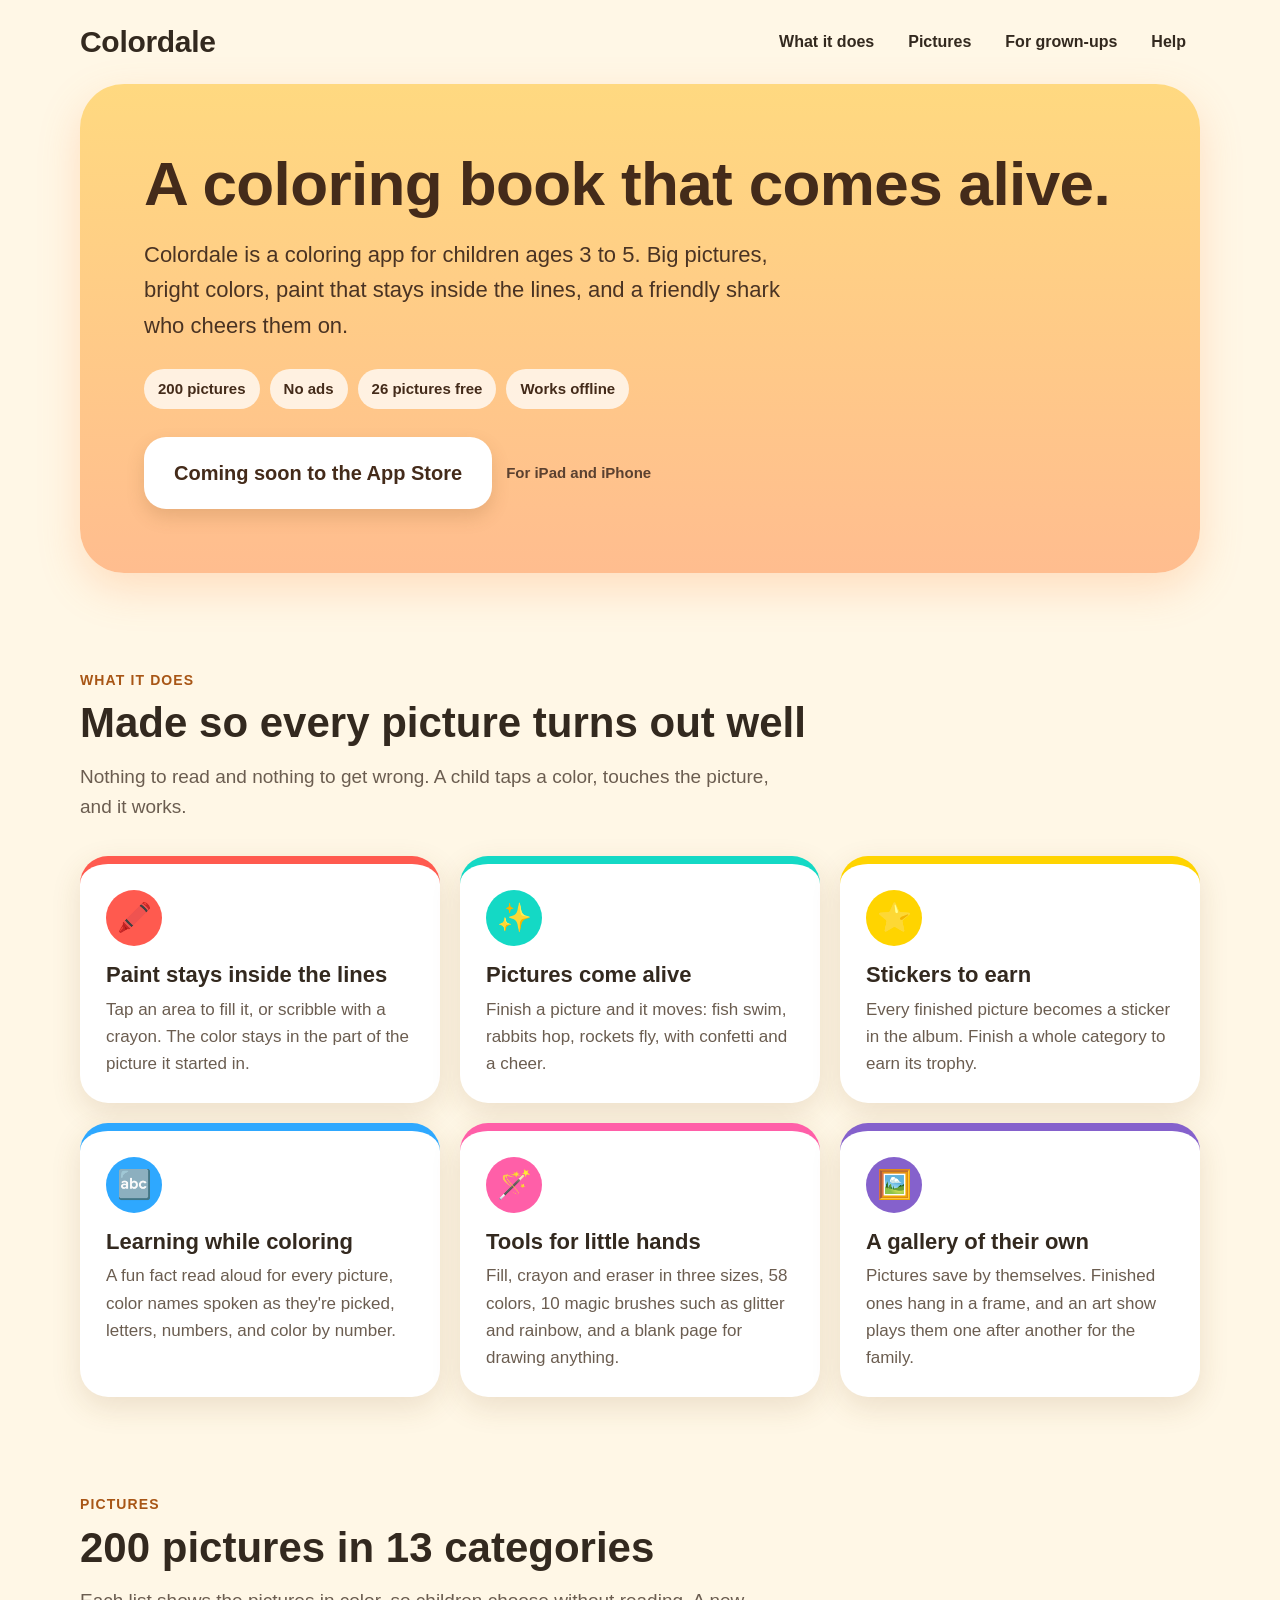
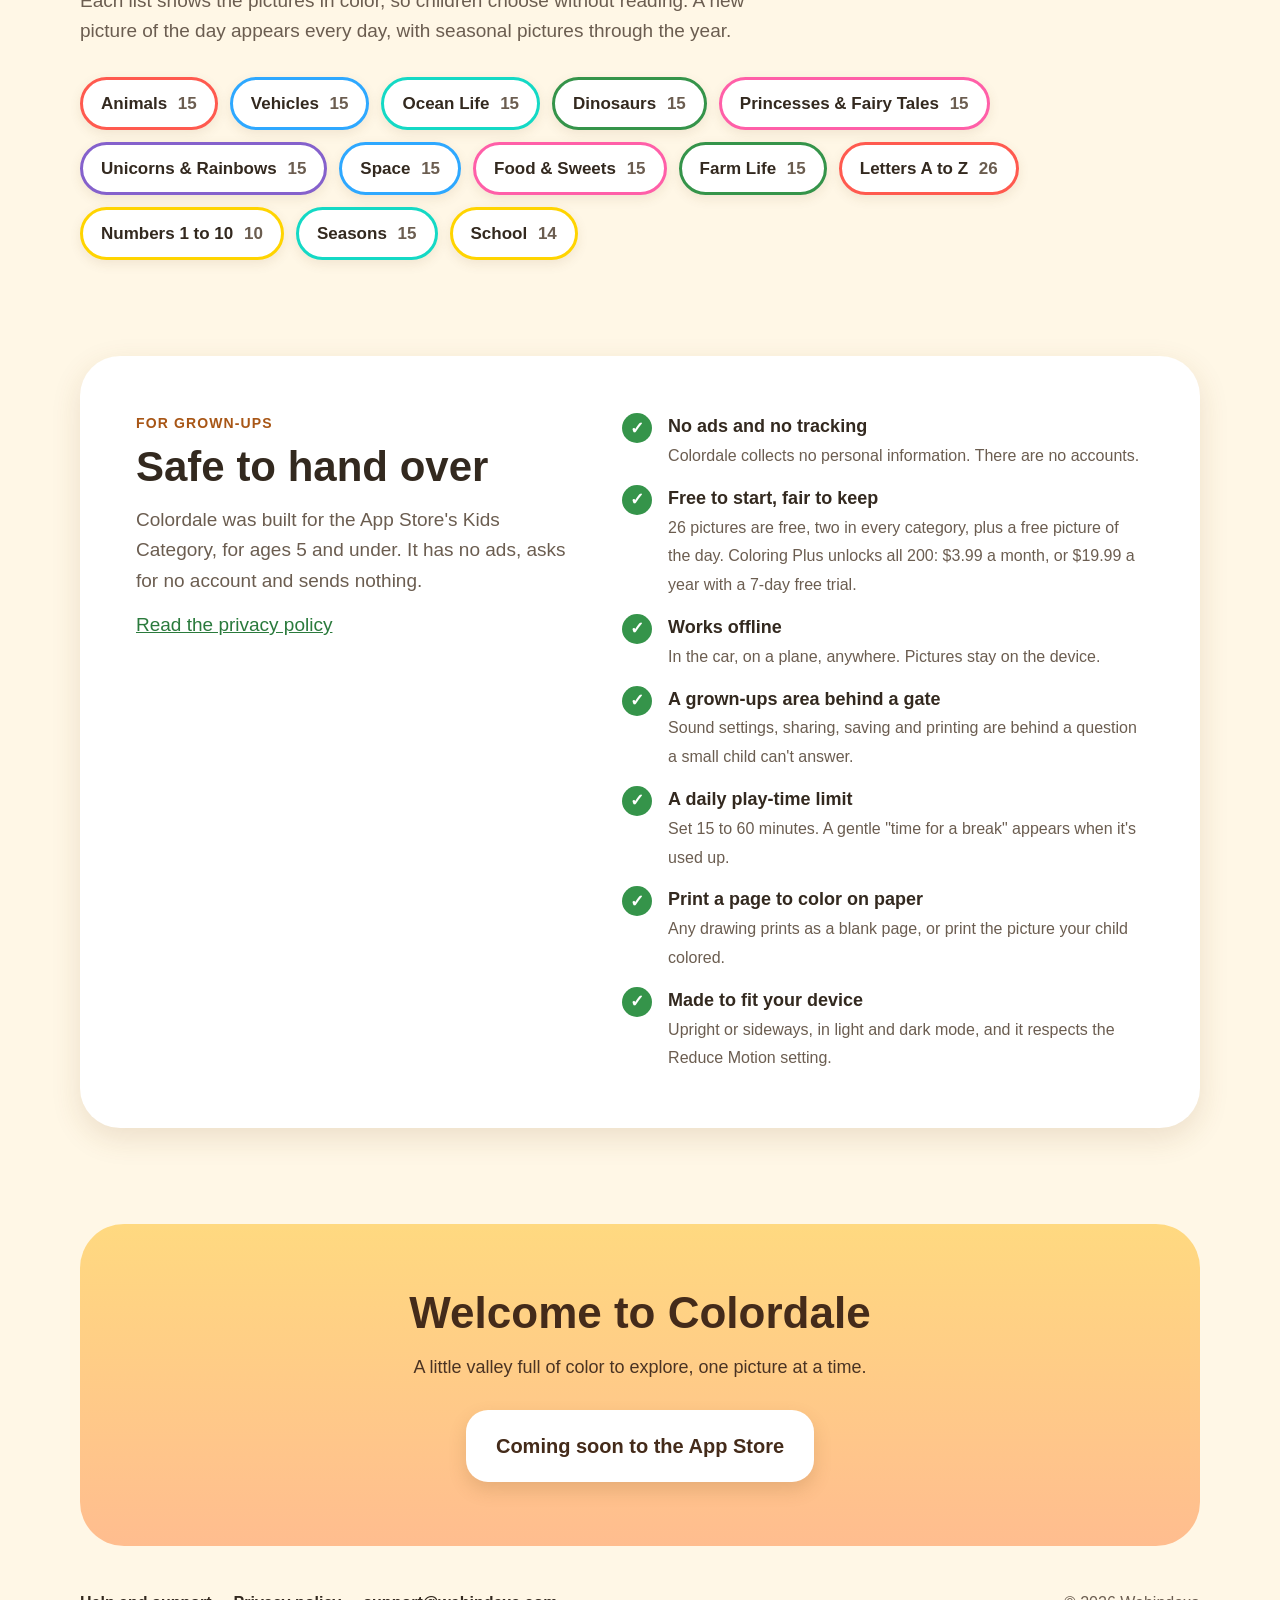
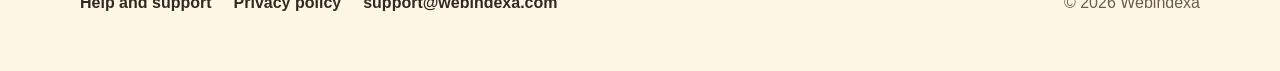
<file: index.html>
<!doctype html>
<html lang="en">
<head>
<meta charset="utf-8">
<meta name="viewport" content="width=device-width, initial-scale=1">
<title>Colordale: a coloring app for ages 3 to 5</title>
<meta name="description" content="Colordale is a coloring app for small children. 200 pictures, 26 of them free, paint that stays inside the lines, pictures that come alive, and no ads or tracking. For iPad and iPhone.">
<meta property="og:title" content="Colordale: a coloring app for ages 3 to 5">
<meta property="og:description" content="200 pictures, paint that stays inside the lines, and no ads. For iPad and iPhone.">
<meta property="og:url" content="https://colordale.com/">
<meta property="og:type" content="website">
<link rel="canonical" href="https://colordale.com/">
<link rel="stylesheet" href="style.css">
</head>
<body>
<a class="skip" href="#main">Skip to the page</a>

<header class="wrap top">
  <a class="brand text" href="./">Colordale</a>
  <nav aria-label="Main">
    <a href="#features">What it does</a>
    <a href="#pictures">Pictures</a>
    <a href="#grown-ups">For grown-ups</a>
    <a href="support.html">Help</a>
  </nav>
</header>

<main id="main">
  <div class="wrap">
    <div class="hero">
      <div>
        <h1>A coloring book that comes alive.</h1>
        <p class="lead">Colordale is a coloring app for children ages 3 to 5. Big pictures, bright colors, paint that stays inside the lines, and a friendly shark who cheers them on.</p>
        <div class="badges">
          <span class="pill">200 pictures</span>
          <span class="pill">No ads</span>
          <span class="pill">26 pictures free</span>
          <span class="pill">Works offline</span>
        </div>
        <div class="cta">
          <span class="button soon">Coming soon to the App Store</span>
          <small>For iPad and iPhone</small>
        </div>
      </div>
    </div>
  </div>

  <section id="features">
    <div class="wrap">
      <p class="kicker">What it does</p>
      <h2>Made so every picture turns out well</h2>
      <p class="intro">Nothing to read and nothing to get wrong. A child taps a color, touches the picture, and it works.</p>
      <div class="cards">
        <div class="card" style="--tint: var(--coral)">
          <div class="dot" aria-hidden="true">🖍️</div>
          <h3>Paint stays inside the lines</h3>
          <p>Tap an area to fill it, or scribble with a crayon. The color stays in the part of the picture it started in.</p>
        </div>
        <div class="card" style="--tint: var(--turquoise)">
          <div class="dot" aria-hidden="true">✨</div>
          <h3>Pictures come alive</h3>
          <p>Finish a picture and it moves: fish swim, rabbits hop, rockets fly, with confetti and a cheer.</p>
        </div>
        <div class="card" style="--tint: var(--yellow)">
          <div class="dot" aria-hidden="true">⭐</div>
          <h3>Stickers to earn</h3>
          <p>Every finished picture becomes a sticker in the album. Finish a whole category to earn its trophy.</p>
        </div>
        <div class="card" style="--tint: var(--blue)">
          <div class="dot" aria-hidden="true">🔤</div>
          <h3>Learning while coloring</h3>
          <p>A fun fact read aloud for every picture, color names spoken as they're picked, letters, numbers, and color by number.</p>
        </div>
        <div class="card" style="--tint: var(--pink)">
          <div class="dot" aria-hidden="true">🪄</div>
          <h3>Tools for little hands</h3>
          <p>Fill, crayon and eraser in three sizes, 58 colors, 10 magic brushes such as glitter and rainbow, and a blank page for drawing anything.</p>
        </div>
        <div class="card" style="--tint: var(--purple)">
          <div class="dot" aria-hidden="true">🖼️</div>
          <h3>A gallery of their own</h3>
          <p>Pictures save by themselves. Finished ones hang in a frame, and an art show plays them one after another for the family.</p>
        </div>
      </div>
    </div>
  </section>

<section id="pictures">
    <div class="wrap">
      <p class="kicker">Pictures</p>
      <h2>200 pictures in 13 categories</h2>
      <p class="intro">Each list shows the pictures in color, so children choose without reading. A new picture of the day appears every day, with seasonal pictures through the year.</p>
      <div class="chips">
        <span class="chip" style="--tint: var(--coral)">Animals <span>15</span></span>
        <span class="chip" style="--tint: var(--blue)">Vehicles <span>15</span></span>
        <span class="chip" style="--tint: var(--turquoise)">Ocean Life <span>15</span></span>
        <span class="chip" style="--tint: var(--green)">Dinosaurs <span>15</span></span>
        <span class="chip" style="--tint: var(--pink)">Princesses &amp; Fairy Tales <span>15</span></span>
        <span class="chip" style="--tint: var(--purple)">Unicorns &amp; Rainbows <span>15</span></span>
        <span class="chip" style="--tint: var(--blue)">Space <span>15</span></span>
        <span class="chip" style="--tint: var(--pink)">Food &amp; Sweets <span>15</span></span>
        <span class="chip" style="--tint: var(--green)">Farm Life <span>15</span></span>
        <span class="chip" style="--tint: var(--coral)">Letters A to Z <span>26</span></span>
        <span class="chip" style="--tint: var(--yellow)">Numbers 1 to 10 <span>10</span></span>
        <span class="chip" style="--tint: var(--turquoise)">Seasons <span>15</span></span>
        <span class="chip" style="--tint: var(--yellow)">School <span>14</span></span>
      </div>
    </div>
  </section>

<section id="grown-ups">
    <div class="wrap">
      <div class="grownups">
        <div>
          <p class="kicker">For grown-ups</p>
          <h2>Safe to hand over</h2>
          <p class="intro">Colordale was built for the App Store's Kids Category, for ages 5 and under. It has no ads, asks for no account and sends nothing.</p>
          <p class="intro"><a href="privacy.html">Read the privacy policy</a></p>
        </div>
        <ul class="checks">
          <li><div><strong>No ads and no tracking</strong><span>Colordale collects no personal information. There are no accounts.</span></div></li>
          <li><div><strong>Free to start, fair to keep</strong><span>26 pictures are free, two in every category, plus a free picture of the day. Coloring Plus unlocks all 200: $3.99 a month, or $19.99 a year with a 7-day free trial.</span></div></li>
          <li><div><strong>Works offline</strong><span>In the car, on a plane, anywhere. Pictures stay on the device.</span></div></li>
          <li><div><strong>A grown-ups area behind a gate</strong><span>Sound settings, sharing, saving and printing are behind a question a small child can't answer.</span></div></li>
          <li><div><strong>A daily play-time limit</strong><span>Set 15 to 60 minutes. A gentle "time for a break" appears when it's used up.</span></div></li>
          <li><div><strong>Print a page to color on paper</strong><span>Any drawing prints as a blank page, or print the picture your child colored.</span></div></li>
          <li><div><strong>Made to fit your device</strong><span>Upright or sideways, in light and dark mode, and it respects the Reduce Motion setting.</span></div></li>
        </ul>
      </div>
    </div>
  </section>

  <div class="wrap">
    <div class="closing">
      <h2>Welcome to Colordale</h2>
      <p>A little valley full of color to explore, one picture at a time.</p>
      <div class="cta">
        <span class="button soon">Coming soon to the App Store</span>
      </div>
    </div>
  </div>
</main>

<footer>
  <div class="wrap">
    <nav aria-label="Footer">
      <a href="support.html">Help and support</a>
      <a href="privacy.html">Privacy policy</a>
      <a href="mailto:support@webindexa.com">support@webindexa.com</a>
    </nav>
    <span>© 2026 Webindexa</span>
  </div>
</footer>

</body>
</html>
</file>
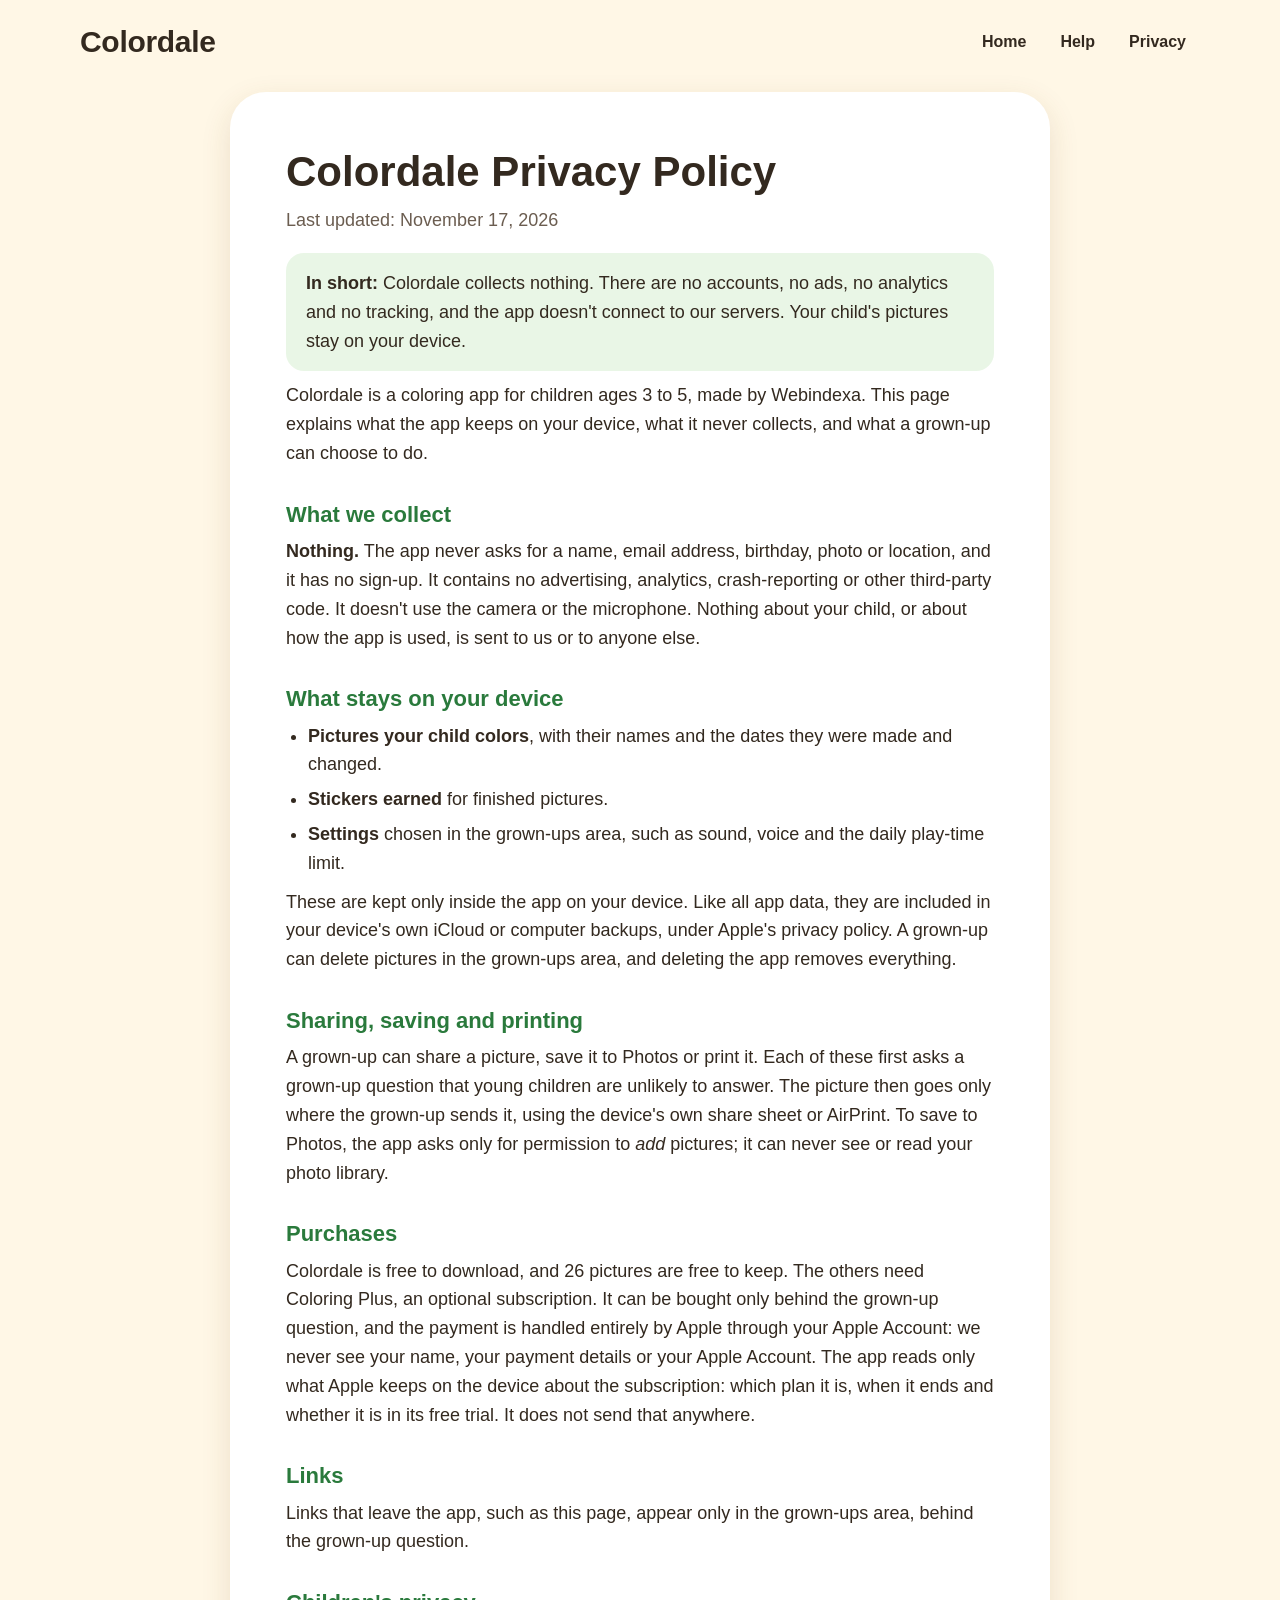
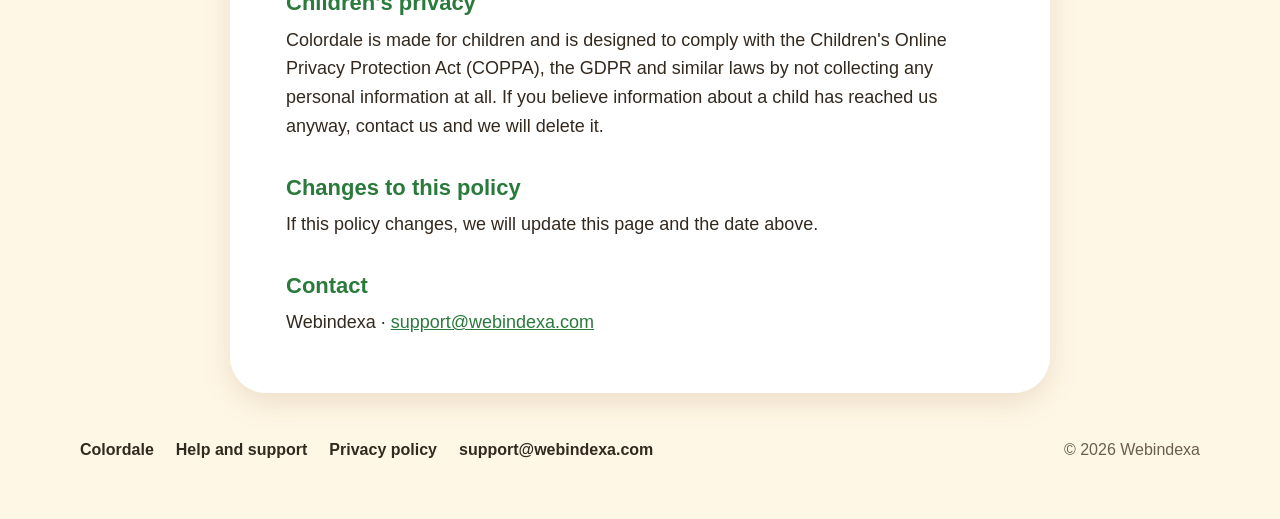
<file: privacy.html>
<!doctype html>
<html lang="en">
<head>
<meta charset="utf-8">
<meta name="viewport" content="width=device-width, initial-scale=1">
<title>Colordale Privacy Policy</title>
<link rel="canonical" href="https://colordale.com/privacy.html">
<link rel="stylesheet" href="style.css">
</head>
<body>
<a class="skip" href="#main">Skip to the page</a>

<header class="wrap top">
  <a class="brand text" href="./">Colordale</a>
  <nav aria-label="Main">
    <a href="./">Home</a>
    <a href="support.html">Help</a>
    <a href="privacy.html">Privacy</a>
  </nav>
</header>

<main class="wrap" id="main">
<article class="page">
<h1>Colordale Privacy Policy</h1>
<p class="muted">Last updated: November 17, 2026</p>

<p class="summary"><strong>In short:</strong> Colordale collects nothing. There are no accounts, no ads, no analytics and no tracking, and the app doesn't connect to our servers. Your child's pictures stay on your device.</p>

<p>Colordale is a coloring app for children ages 3 to 5, made by Webindexa. This page explains what the app keeps on your device, what it never collects, and what a grown-up can choose to do.</p>

<h2>What we collect</h2>
<p><strong>Nothing.</strong> The app never asks for a name, email address, birthday, photo or location, and it has no sign-up. It contains no advertising, analytics, crash-reporting or other third-party code. It doesn't use the camera or the microphone. Nothing about your child, or about how the app is used, is sent to us or to anyone else.</p>

<h2>What stays on your device</h2>
<ul>
  <li><strong>Pictures your child colors</strong>, with their names and the dates they were made and changed.</li>
  <li><strong>Stickers earned</strong> for finished pictures.</li>
  <li><strong>Settings</strong> chosen in the grown-ups area, such as sound, voice and the daily play-time limit.</li>
</ul>
<p>These are kept only inside the app on your device. Like all app data, they are included in your device's own iCloud or computer backups, under Apple's privacy policy. A grown-up can delete pictures in the grown-ups area, and deleting the app removes everything.</p>

<h2>Sharing, saving and printing</h2>
<p>A grown-up can share a picture, save it to Photos or print it. Each of these first asks a grown-up question that young children are unlikely to answer. The picture then goes only where the grown-up sends it, using the device's own share sheet or AirPrint. To save to Photos, the app asks only for permission to <em>add</em> pictures; it can never see or read your photo library.</p>

<h2>Purchases</h2>
<p>Colordale is free to download, and 26 pictures are free to keep. The others need Coloring Plus, an optional subscription. It can be bought only behind the grown-up question, and the payment is handled entirely by Apple through your Apple Account: we never see your name, your payment details or your Apple Account. The app reads only what Apple keeps on the device about the subscription: which plan it is, when it ends and whether it is in its free trial. It does not send that anywhere.</p>

<h2>Links</h2>
<p>Links that leave the app, such as this page, appear only in the grown-ups area, behind the grown-up question.</p>

<h2>Children's privacy</h2>
<p>Colordale is made for children and is designed to comply with the Children's Online Privacy Protection Act (COPPA), the GDPR and similar laws by not collecting any personal information at all. If you believe information about a child has reached us anyway, contact us and we will delete it.</p>

<h2>Changes to this policy</h2>
<p>If this policy changes, we will update this page and the date above.</p>

<h2>Contact</h2>
<p>Webindexa · <a href="mailto:support@webindexa.com">support@webindexa.com</a></p>
</article>
</main>

<footer>
  <div class="wrap">
    <nav aria-label="Footer">
      <a href="./">Colordale</a>
      <a href="support.html">Help and support</a>
      <a href="privacy.html">Privacy policy</a>
      <a href="mailto:support@webindexa.com">support@webindexa.com</a>
    </nav>
    <span>© 2026 Webindexa</span>
  </div>
</footer>

</body>
</html>
</file>
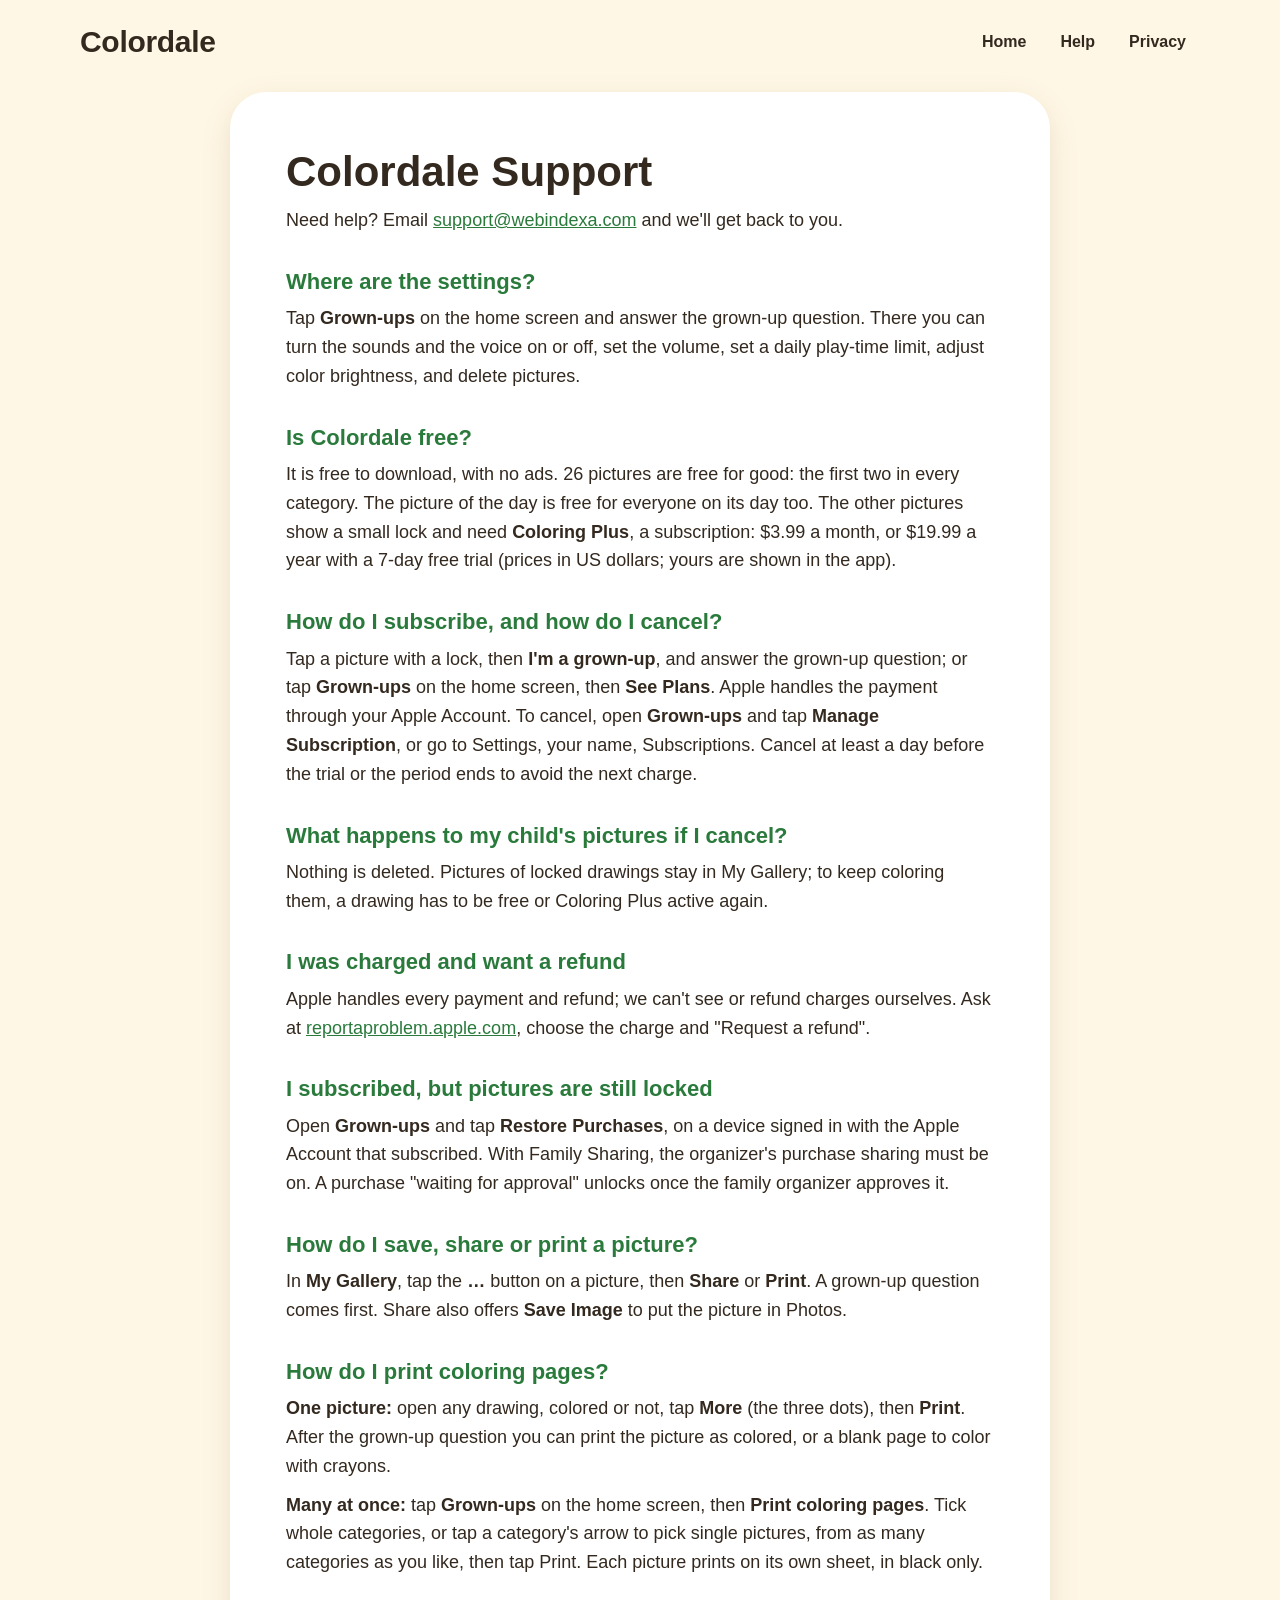
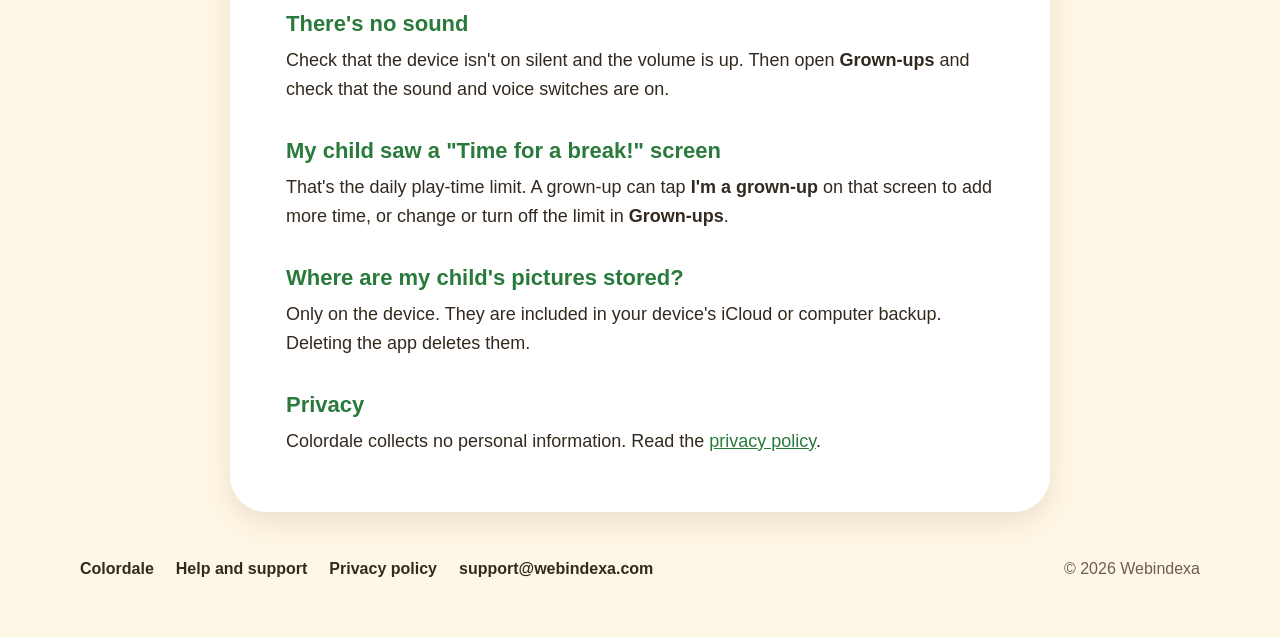
<file: support.html>
<!doctype html>
<html lang="en">
<head>
<meta charset="utf-8">
<meta name="viewport" content="width=device-width, initial-scale=1">
<title>Colordale Support</title>
<link rel="canonical" href="https://colordale.com/support.html">
<link rel="stylesheet" href="style.css">
</head>
<body>
<a class="skip" href="#main">Skip to the page</a>

<header class="wrap top">
  <a class="brand text" href="./">Colordale</a>
  <nav aria-label="Main">
    <a href="./">Home</a>
    <a href="support.html">Help</a>
    <a href="privacy.html">Privacy</a>
  </nav>
</header>

<main class="wrap" id="main">
<article class="page">
<h1>Colordale Support</h1>
<p>Need help? Email <a href="mailto:support@webindexa.com">support@webindexa.com</a> and we'll get back to you.</p>

<h2>Where are the settings?</h2>
<p>Tap <strong>Grown-ups</strong> on the home screen and answer the grown-up question. There you can turn the sounds and the voice on or off, set the volume, set a daily play-time limit, adjust color brightness, and delete pictures.</p>

<h2>Is Colordale free?</h2>
<p>It is free to download, with no ads. 26 pictures are free for good: the first two in every category. The picture of the day is free for everyone on its day too. The other pictures show a small lock and need <strong>Coloring Plus</strong>, a subscription: $3.99 a month, or $19.99 a year with a 7-day free trial (prices in US dollars; yours are shown in the app).</p>
<h2>How do I subscribe, and how do I cancel?</h2>
<p>Tap a picture with a lock, then <strong>I'm a grown-up</strong>, and answer the grown-up question; or tap <strong>Grown-ups</strong> on the home screen, then <strong>See Plans</strong>. Apple handles the payment through your Apple Account. To cancel, open <strong>Grown-ups</strong> and tap <strong>Manage Subscription</strong>, or go to Settings, your name, Subscriptions. Cancel at least a day before the trial or the period ends to avoid the next charge.</p>
<h2>What happens to my child's pictures if I cancel?</h2>
<p>Nothing is deleted. Pictures of locked drawings stay in My Gallery; to keep coloring them, a drawing has to be free or Coloring Plus active again.</p>
<h2>I was charged and want a refund</h2>
<p>Apple handles every payment and refund; we can't see or refund charges ourselves. Ask at <a href="https://reportaproblem.apple.com">reportaproblem.apple.com</a>, choose the charge and "Request a refund".</p>
<h2>I subscribed, but pictures are still locked</h2>
<p>Open <strong>Grown-ups</strong> and tap <strong>Restore Purchases</strong>, on a device signed in with the Apple Account that subscribed. With Family Sharing, the organizer's purchase sharing must be on. A purchase "waiting for approval" unlocks once the family organizer approves it.</p>

<h2>How do I save, share or print a picture?</h2>
<p>In <strong>My Gallery</strong>, tap the <strong>…</strong> button on a picture, then <strong>Share</strong> or <strong>Print</strong>. A grown-up question comes first. Share also offers <strong>Save Image</strong> to put the picture in Photos.</p>
<h2>How do I print coloring pages?</h2>
<p><strong>One picture:</strong> open any drawing, colored or not, tap <strong>More</strong> (the three dots), then <strong>Print</strong>. After the grown-up question you can print the picture as colored, or a blank page to color with crayons.</p>
<p><strong>Many at once:</strong> tap <strong>Grown-ups</strong> on the home screen, then <strong>Print coloring pages</strong>. Tick whole categories, or tap a category's arrow to pick single pictures, from as many categories as you like, then tap Print. Each picture prints on its own sheet, in black only.</p>

<h2>There's no sound</h2>
<p>Check that the device isn't on silent and the volume is up. Then open <strong>Grown-ups</strong> and check that the sound and voice switches are on.</p>

<h2>My child saw a "Time for a break!" screen</h2>
<p>That's the daily play-time limit. A grown-up can tap <strong>I'm a grown-up</strong> on that screen to add more time, or change or turn off the limit in <strong>Grown-ups</strong>.</p>

<h2>Where are my child's pictures stored?</h2>
<p>Only on the device. They are included in your device's iCloud or computer backup. Deleting the app deletes them.</p>

<h2>Privacy</h2>
<p>Colordale collects no personal information. Read the <a href="privacy.html">privacy policy</a>.</p>
</article>
</main>

<footer>
  <div class="wrap">
    <nav aria-label="Footer">
      <a href="./">Colordale</a>
      <a href="support.html">Help and support</a>
      <a href="privacy.html">Privacy policy</a>
      <a href="mailto:support@webindexa.com">support@webindexa.com</a>
    </nav>
    <span>© 2026 Webindexa</span>
  </div>
</footer>

</body>
</html>
</file>
<file: style.css>
/* Colordale's website. One stylesheet for the home page and the two text pages.
   No fonts, scripts or anything else is loaded from other sites. */

:root {
  --cream: #fff7e6;
  --paper: #ffffff;
  --ink: #33291f;
  --muted: #6b5d50;
  --line: #2b2725;
  --sun-top: #ffd980;
  --sun-bottom: #ffbd8f;
  --coral: #ff5a4f;
  --yellow: #ffd400;
  --turquoise: #14d9c5;
  --blue: #2ea8ff;
  --pink: #ff5fa8;
  --green: #35944a;
  --green-deep: #2a7a3c;
  --purple: #8561cc;
  --orange: #a85616;
  --card-shadow: 0 10px 30px rgba(120, 80, 30, 0.14);
  --radius: 28px;
}

* { box-sizing: border-box; }
html { scroll-behavior: smooth; }
body {
  margin: 0;
  background: var(--cream);
  color: var(--ink);
  font: 18px/1.6 ui-rounded, "SF Pro Rounded", -apple-system, BlinkMacSystemFont, "Segoe UI", Roboto, sans-serif;
  -webkit-font-smoothing: antialiased;
}
img { max-width: 100%; height: auto; display: block; }
a { color: var(--green-deep); }
/* The text color, so the ring shows on cream, on the sunny panels and in the dark (the blue was 2.4:1 on cream). */
a:focus-visible, .button:focus-visible, .shots:focus-visible { outline: 3px solid var(--ink); outline-offset: 3px; border-radius: 8px; }
.skip { position: absolute; left: -9999px; top: 8px; background: var(--paper); color: var(--ink); padding: 10px 16px; border-radius: 12px; font-weight: 800; z-index: 10; }
.skip:focus { left: 8px; }
h1, h2, h3 { line-height: 1.15; margin: 0; }
p { margin: 0; }

.wrap { width: min(1120px, 100% - 40px); margin-inline: auto; }

/* ---------- Top bar ---------- */
.top { display: flex; align-items: center; justify-content: space-between; gap: 16px; padding: 18px 0; }
.top .brand img { width: 190px; }
.top nav { display: flex; gap: 6px; flex-wrap: wrap; justify-content: flex-end; }
.top nav a {
  color: var(--ink); text-decoration: none; font-weight: 700; font-size: 16px;
  padding: 8px 14px; border-radius: 999px;
}
.top nav a:hover { background: rgba(0, 0, 0, 0.06); }

/* ---------- Hero ---------- */
.hero {
  background: linear-gradient(var(--sun-top), var(--sun-bottom));
  border-radius: 44px;
  padding: clamp(28px, 5vw, 64px);
  display: grid; grid-template-columns: 1.05fr 1fr; gap: clamp(20px, 4vw, 56px); align-items: center;
  box-shadow: 0 16px 40px rgba(255, 150, 80, 0.25);
  overflow: hidden;
}
.hero h1 { font-size: clamp(34px, 5.2vw, 62px); font-weight: 900; letter-spacing: -0.01em; color: #442b1a; }
.hero .lead { font-size: clamp(18px, 2vw, 22px); margin-top: 18px; color: #4a3323; max-width: 30em; }
.hero .logo { width: min(300px, 70%); margin-bottom: 22px; }
.badges { display: flex; flex-wrap: wrap; gap: 10px; margin-top: 26px; }
.pill {
  display: inline-flex; align-items: center; gap: 8px;
  background: rgba(255, 255, 255, 0.75); color: #442b1a; font-weight: 800; font-size: 15px;
  padding: 8px 14px; border-radius: 999px;
}
.button {
  display: inline-flex; align-items: center; gap: 10px;
  background: var(--green); color: #fff; font-weight: 800; font-size: 20px; text-decoration: none;
  padding: 16px 26px; border-radius: 22px; border: 4px solid rgba(255, 255, 255, 0.85);
  box-shadow: 0 8px 18px rgba(40, 110, 60, 0.35);
}
.button.soon { background: #fff; color: #442b1a; border-color: transparent; box-shadow: 0 8px 18px rgba(120, 80, 30, 0.18); }
.cta { margin-top: 28px; display: flex; flex-wrap: wrap; align-items: center; gap: 14px; }
.cta small { color: #5b4130; font-weight: 700; }

/* The pile of pictures, as on the app's welcome screen. */
.pile { position: relative; aspect-ratio: 1 / 0.95; }
.pile img {
  position: absolute; width: 46%; border-radius: 18px; border: 7px solid #fff;
  box-shadow: 0 12px 24px rgba(80, 40, 10, 0.28);
}
.pile img:nth-child(1) { left: 2%;  top: 4%;  transform: rotate(-9deg); }
.pile img:nth-child(2) { right: 2%; top: 0%;  transform: rotate(7deg); }
.pile img:nth-child(3) { left: 0%;  bottom: 6%; transform: rotate(6deg); }
.pile img:nth-child(4) { right: 0%; bottom: 2%; transform: rotate(-7deg); }
.pile img:nth-child(5) { left: 21%; top: 24%; width: 58%; transform: rotate(-2deg); border-width: 9px; z-index: 2; }
.pile .mascot { width: 34%; border: 0; border-radius: 0; box-shadow: none; right: -3%; bottom: 30%; z-index: 3; transform: rotate(8deg); filter: drop-shadow(0 8px 10px rgba(80, 40, 10, 0.25)); }

/* ---------- Sections ---------- */
section { padding: clamp(48px, 8vw, 96px) 0 0; }
.kicker { font-weight: 900; text-transform: uppercase; letter-spacing: 0.08em; font-size: 14px; color: var(--orange); }
section h2 { font-size: clamp(28px, 3.6vw, 42px); font-weight: 900; margin-top: 8px; max-width: 18em; }
section .intro { margin-top: 14px; max-width: 38em; color: var(--muted); font-size: 19px; }

.cards { display: grid; grid-template-columns: repeat(3, 1fr); gap: 20px; margin-top: 34px; }
.card {
  background: var(--paper); border-radius: var(--radius); padding: 26px;
  box-shadow: var(--card-shadow); border-top: 8px solid var(--tint, var(--coral));
}
.card .dot {
  width: 56px; height: 56px; border-radius: 50%; background: var(--tint, var(--coral));
  display: grid; place-items: center; font-size: 28px; margin-bottom: 16px;
}
.card h3 { font-size: 22px; font-weight: 900; }
.card p { margin-top: 8px; color: var(--muted); font-size: 17px; }

/* Screenshots: a row that scrolls sideways. */
.shots {
  display: flex; gap: 22px; overflow-x: auto; padding: 34px 20px 26px; margin: 0 -20px;
  scroll-snap-type: x mandatory; -webkit-overflow-scrolling: touch;
}
.shots img {
  flex: 0 0 auto; width: min(330px, 72vw); border-radius: 26px; scroll-snap-align: center;
  box-shadow: var(--card-shadow);
}
.shots img.phone { width: min(230px, 52vw); }

/* Categories */
.chips { display: flex; flex-wrap: wrap; gap: 12px; margin-top: 30px; }
.chip {
  background: var(--paper); border-radius: 999px; padding: 10px 18px; font-weight: 800; font-size: 17px;
  box-shadow: 0 4px 12px rgba(120, 80, 30, 0.10); border: 3px solid var(--tint, var(--yellow));
}
.chip span { color: var(--muted); font-weight: 700; margin-left: 6px; }
.covers { display: grid; grid-template-columns: repeat(6, 1fr); gap: 14px; margin-top: 30px; }
.covers img { border-radius: 16px; border: 5px solid #fff; box-shadow: 0 6px 16px rgba(120, 80, 30, 0.16); }

/* For grown-ups */
.grownups {
  background: var(--paper); border-radius: 40px; padding: clamp(28px, 5vw, 56px);
  box-shadow: var(--card-shadow); display: grid; grid-template-columns: 1fr 1.2fr; gap: clamp(20px, 4vw, 56px); align-items: start;
}
.grownups h2 { margin-top: 8px; }
.checks { list-style: none; margin: 0; padding: 0; display: grid; gap: 14px; }
.checks li { display: grid; grid-template-columns: 34px 1fr; gap: 12px; align-items: start; font-size: 18px; }
.checks li::before {
  content: "✓"; width: 30px; height: 30px; border-radius: 50%; background: var(--green); color: #fff;
  display: grid; place-items: center; font-weight: 900; font-size: 17px; margin-top: 1px;
}
.checks strong { display: block; }
.checks span { color: var(--muted); font-size: 16px; }

/* Closing band */
.closing {
  margin-top: clamp(48px, 8vw, 96px); background: linear-gradient(var(--sun-top), var(--sun-bottom));
  border-radius: 44px; padding: clamp(32px, 6vw, 64px); text-align: center;
}
.closing img { width: 150px; margin: 0 auto 18px; }
.closing h2 { font-size: clamp(28px, 4vw, 44px); font-weight: 900; color: #442b1a; margin-inline: auto; }
.closing p { margin: 14px auto 0; color: #4a3323; max-width: 32em; }
.closing .cta { justify-content: center; }

footer { padding: 44px 0 56px; color: var(--muted); font-size: 16px; }
footer .wrap { display: flex; flex-wrap: wrap; gap: 12px 28px; justify-content: space-between; align-items: center; }
footer nav { display: flex; flex-wrap: wrap; gap: 6px 22px; }
footer a { color: var(--ink); font-weight: 700; text-decoration: none; }
footer a:hover { text-decoration: underline; }

/* ---------- Text pages (privacy, support) ---------- */
.page { background: var(--paper); border-radius: 36px; padding: clamp(24px, 5vw, 56px); box-shadow: var(--card-shadow); max-width: 820px; margin: 8px auto 0; }
.page h1 { font-size: clamp(30px, 4vw, 42px); font-weight: 900; }
.page h2 { font-size: 22px; font-weight: 900; margin: 34px 0 8px; color: var(--green-deep); }
.page p, .page li { color: var(--ink); }
.page p { margin: 10px 0 0; }
.page ul { margin: 10px 0 0; padding-left: 22px; }
.page li { margin-top: 6px; }
.page .muted { color: var(--muted); }
.page .summary { background: #e9f6e6; border-radius: 18px; padding: 16px 20px; margin-top: 18px; }

/* ---------- Free printable pages ---------- */
.title { font-size: clamp(32px, 4.6vw, 54px); font-weight: 900; margin-top: 8px; max-width: 16em; }
main > .wrap > .kicker { margin-top: 18px; }
main > .wrap > .intro { margin-top: 14px; max-width: 38em; color: var(--muted); font-size: 19px; }
.top nav a[aria-current="page"] { background: rgba(0, 0, 0, 0.07); }
.sheets { list-style: none; margin: 34px 0 0; padding: 0; display: grid; grid-template-columns: repeat(5, 1fr); gap: 18px; }
.sheet a {
  display: flex; flex-direction: column; height: 100%; background: var(--paper); border-radius: 22px; padding: 12px 12px 14px;
  box-shadow: var(--card-shadow); text-decoration: none; color: var(--ink);
}
/* The pictures are black outlines on white paper, also in the dark appearance. */
.sheet img { border-radius: 12px; background: #fff; border: 2px solid rgba(0, 0, 0, 0.08); }
.sheet .name { font-weight: 900; font-size: 18px; margin-top: 12px; line-height: 1.2; }
.sheet .go {
  margin-top: auto; align-self: flex-start; background: #2a7a3c; color: #fff; font-weight: 800; font-size: 15px;
  padding: 6px 16px; border-radius: 999px;
}
.sheet .name + .go { margin-top: 10px; }
.sheet a:hover { transform: translateY(-3px); transition: transform 0.15s ease; }
.tips { display: grid; grid-template-columns: 1.2fr 1fr; gap: 20px; margin-top: 36px; }
.tips > div { background: var(--paper); border-radius: var(--radius); padding: 26px; box-shadow: var(--card-shadow); }
.tips h2 { font-size: 22px; font-weight: 900; }
.tips ul { margin: 10px 0 0; padding-left: 20px; }
.tips li { margin-top: 6px; }
.tips p { margin-top: 10px; }
.tips li, .tips p { color: var(--muted); font-size: 17px; }
.print-teaser {
  background: var(--paper); border-radius: 40px; padding: clamp(24px, 4vw, 44px); box-shadow: var(--card-shadow);
  display: grid; grid-template-columns: 0.8fr 1.2fr; gap: clamp(20px, 4vw, 48px); align-items: center;
}
.print-teaser img { border-radius: 16px; background: #fff; border: 2px solid rgba(0, 0, 0, 0.08); transform: rotate(-3deg); box-shadow: 0 8px 20px rgba(120, 80, 30, 0.16); }
.print-teaser h2 { margin-top: 8px; }
@media (max-width: 900px) {
  .sheets { grid-template-columns: repeat(3, 1fr); }
  .tips, .print-teaser { grid-template-columns: 1fr; }
  .print-teaser img { max-width: 360px; margin-inline: auto; }
}
@media (max-width: 600px) {
  .sheets { grid-template-columns: repeat(2, 1fr); gap: 12px; }
  .sheet .name { font-size: 16px; }
}
@media (prefers-reduced-motion: reduce) { .sheet a:hover { transform: none; transition: none; } }

/* ---------- Smaller screens ---------- */
@media (max-width: 900px) {
  .hero, .grownups { grid-template-columns: 1fr; }
  .pile { max-width: 520px; width: 100%; margin-inline: auto; }
  .cards { grid-template-columns: repeat(2, 1fr); }
  .covers { grid-template-columns: repeat(4, 1fr); }
}
@media (max-width: 600px) {
  body { font-size: 17px; }
  .wrap { width: min(1120px, 100% - 28px); }
  .top .brand img { width: 150px; }
  .top nav a { padding: 6px 10px; font-size: 15px; }
  .hero, .closing { border-radius: 32px; }
  .cards { grid-template-columns: 1fr; }
  .covers { grid-template-columns: repeat(3, 1fr); gap: 10px; }
  .button { font-size: 18px; padding: 14px 20px; }
}

/* ---------- Dark appearance ---------- */
@media (prefers-color-scheme: dark) {
  :root {
    --cream: #1d1a17; --paper: #2a2622; --ink: #f4ede4; --muted: #c2b6a8; --green-deep: #7ccf98;
    --orange: #ffb067; --card-shadow: 0 10px 30px rgba(0, 0, 0, 0.45);
  }
  .top nav a:hover { background: rgba(255, 255, 255, 0.10); }
  .top nav a[aria-current="page"] { background: rgba(255, 255, 255, 0.12); }
  .chip { box-shadow: none; }
  .page .summary { background: #24352a; }
  /* The one-line logo has white letters with dark outlines: it needs a light plate behind it. */
  .top .brand img { background: #fff7e6; border-radius: 16px; padding: 6px 10px; }
}

@media (prefers-reduced-motion: reduce) { html { scroll-behavior: auto; } }

/* Published without pictures (Tools/publish_site --hold pictures). */
.top .brand.text { font-size: 30px; font-weight: 900; letter-spacing: -0.01em; color: var(--ink); text-decoration: none; }
.hero { grid-template-columns: 1fr; }
</file>
